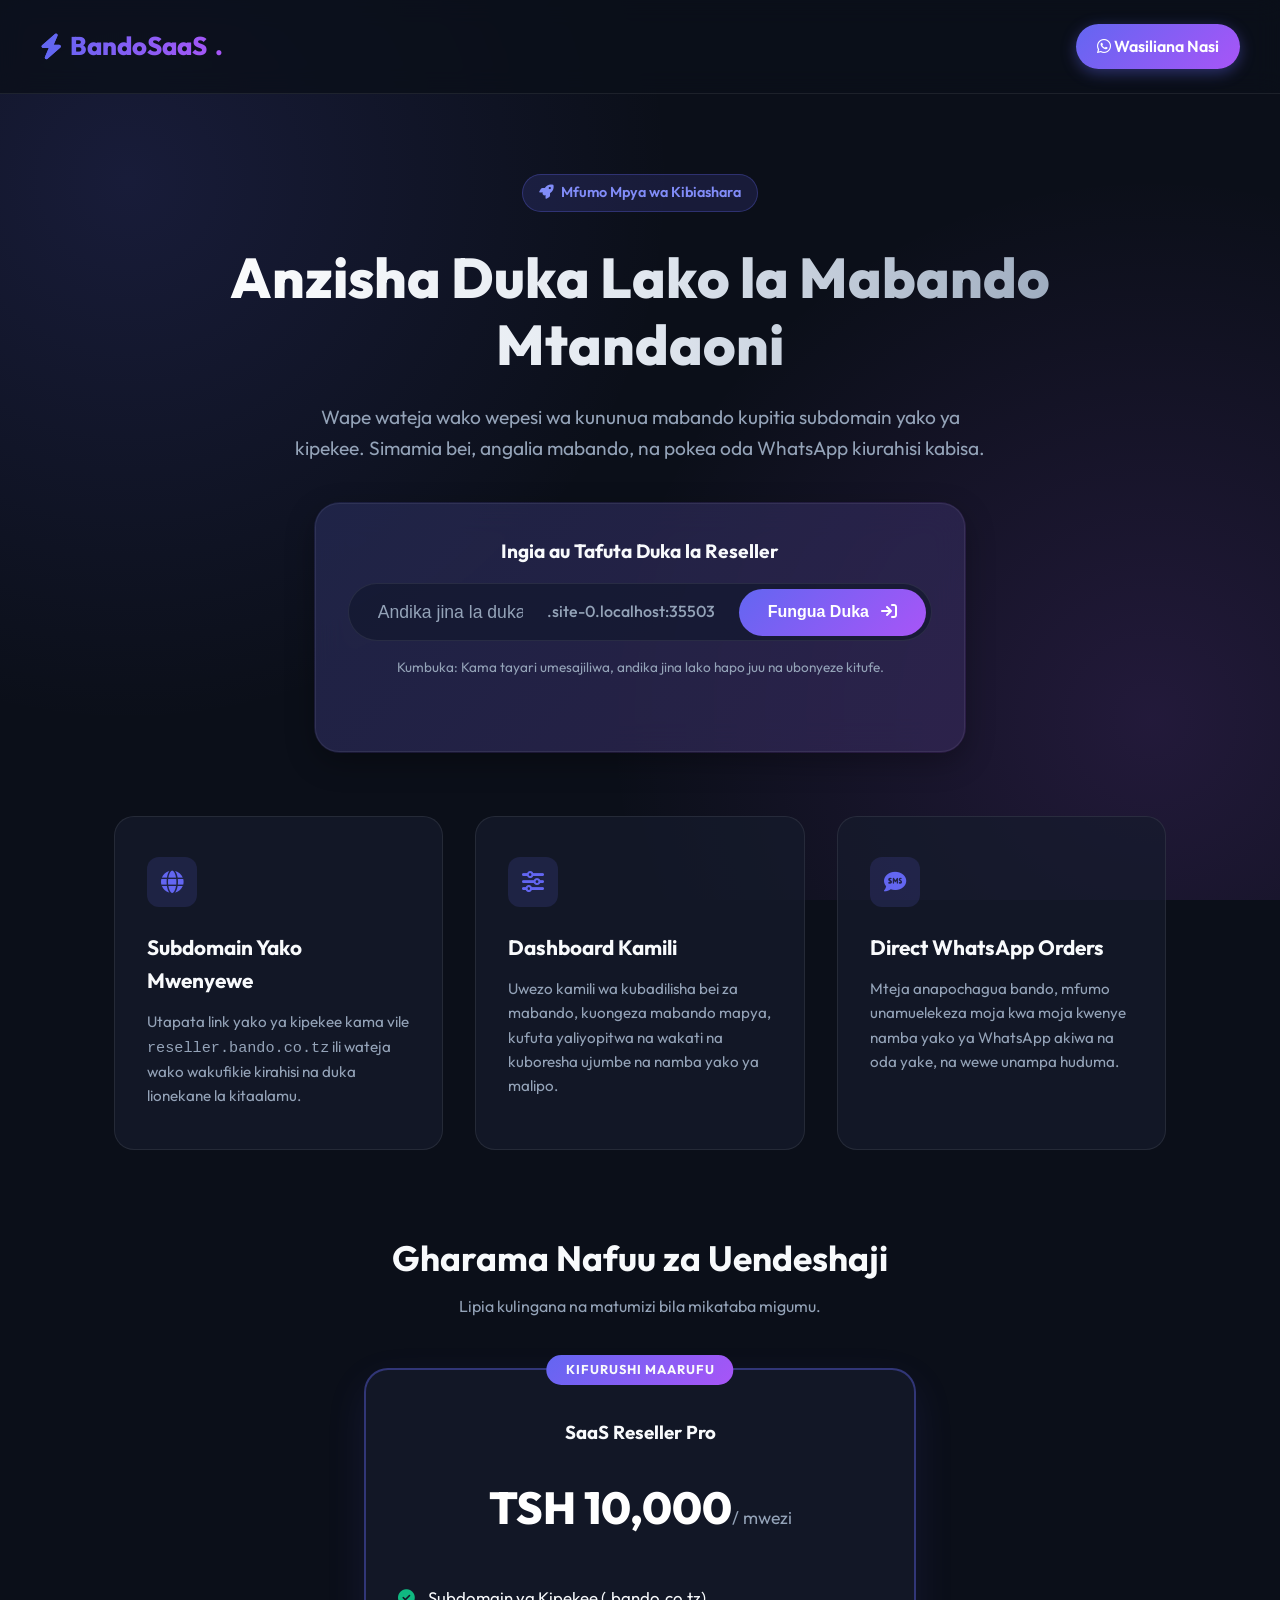
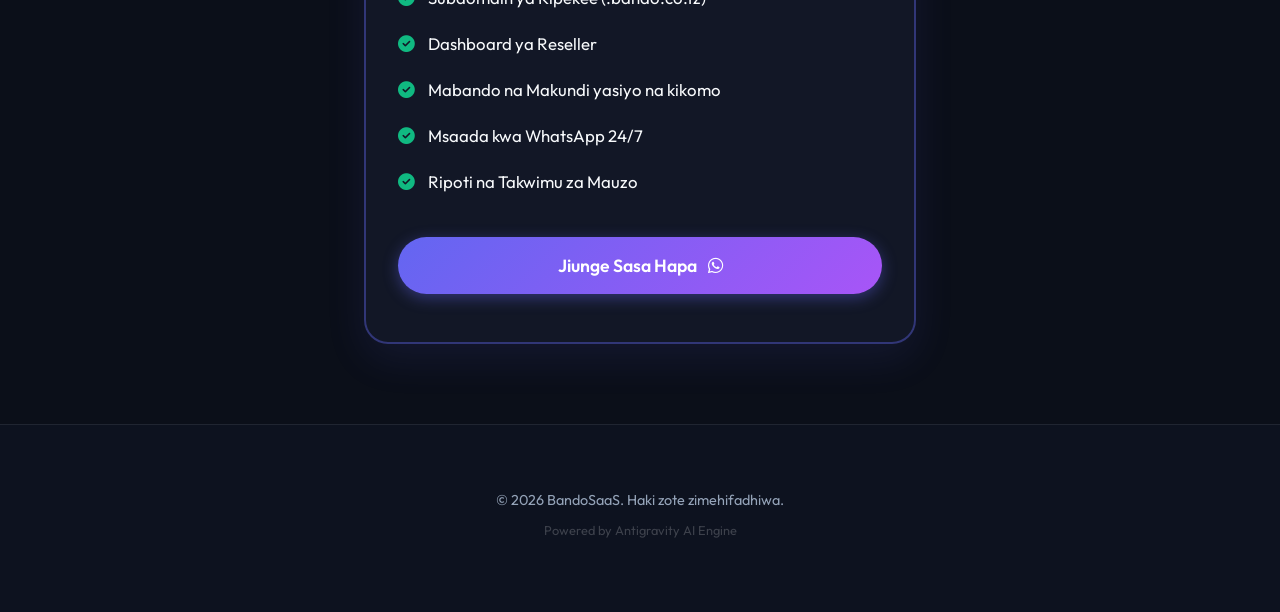
<file: bundles/templates/bundles/landing.html>
<!DOCTYPE html>
<html lang="sw">
<head>
    <meta charset="UTF-8">
    <meta name="viewport" content="width=device-width, initial-scale=1.0">
    <title>Bando SaaS - Anzisha Tovuti Yako ya Mabando ya Halotel</title>
    <meta name="description" content="Tengeneza website yako ya mabando ya Halotel na kuanza biashara ya kuuza mabando mtandaoni kwa sekunde chache na subdomain yako.">
    <link rel="stylesheet" href="https://cdnjs.cloudflare.com/ajax/libs/font-awesome/6.4.0/css/all.min.css">
    <link href="https://fonts.googleapis.com/css2?family=Outfit:wght@300;400;500;600;700;800&display=swap" rel="stylesheet">
    <style>
        :root {
            --bg-dark: #0b0f19;
            --bg-card: rgba(22, 28, 45, 0.7);
            --bg-card-hover: rgba(30, 41, 59, 0.8);
            --primary: #6366f1;
            --primary-glow: rgba(99, 102, 241, 0.4);
            --secondary: #a855f7;
            --text-main: #f8fafc;
            --text-muted: #94a3b8;
            --border-color: rgba(255, 255, 255, 0.08);
            --font-main: 'Outfit', sans-serif;
        }

        * {
            margin: 0;
            padding: 0;
            box-sizing: border-box;
        }

        body {
            font-family: var(--font-main);
            background-color: var(--bg-dark);
            color: var(--text-main);
            line-height: 1.6;
            overflow-x: hidden;
            background-image: 
                radial-gradient(circle at 10% 20%, rgba(99, 102, 241, 0.15) 0%, transparent 40%),
                radial-gradient(circle at 90% 80%, rgba(168, 85, 247, 0.15) 0%, transparent 40%);
            background-attachment: fixed;
        }

        header {
            width: 100%;
            padding: 1.5rem 2rem;
            backdrop-filter: blur(12px);
            border-bottom: 1px solid var(--border-color);
            position: sticky;
            top: 0;
            z-index: 100;
            background-color: rgba(11, 15, 25, 0.8);
        }

        .nav-container {
            max-width: 1200px;
            margin: 0 auto;
            display: flex;
            justify-content: space-between;
            align-items: center;
        }

        .logo {
            font-size: 1.6rem;
            font-weight: 800;
            color: var(--text-main);
            text-decoration: none;
            display: flex;
            align-items: center;
            gap: 0.5rem;
            background: linear-gradient(to right, #6366f1, #a855f7);
            -webkit-background-clip: text;
            -webkit-text-fill-color: transparent;
        }

        .logo i {
            -webkit-text-fill-color: var(--primary);
        }

        .nav-btn {
            background: linear-gradient(135deg, var(--primary), var(--secondary));
            color: white;
            padding: 0.6rem 1.3rem;
            border-radius: 9999px;
            font-weight: 600;
            text-decoration: none;
            transition: all 0.3s ease;
            box-shadow: 0 4px 15px var(--primary-glow);
            border: none;
            cursor: pointer;
        }

        .nav-btn:hover {
            transform: translateY(-2px);
            box-shadow: 0 8px 25px var(--primary-glow);
        }

        /* Hero Section */
        .hero {
            max-width: 1000px;
            margin: 5rem auto 4rem auto;
            text-align: center;
            padding: 0 1.5rem;
        }

        .hero-badge {
            background: rgba(99, 102, 241, 0.15);
            border: 1px solid rgba(99, 102, 241, 0.3);
            color: #818cf8;
            padding: 0.4rem 1rem;
            border-radius: 9999px;
            font-size: 0.9rem;
            font-weight: 600;
            display: inline-flex;
            align-items: center;
            gap: 0.5rem;
            margin-bottom: 2rem;
            animation: pulse 2s infinite;
        }

        @keyframes pulse {
            0% { transform: scale(1); }
            50% { transform: scale(1.03); }
            100% { transform: scale(1); }
        }

        .hero h1 {
            font-size: 3.5rem;
            font-weight: 800;
            line-height: 1.2;
            margin-bottom: 1.5rem;
            background: linear-gradient(to right, #ffffff, #e2e8f0, #94a3b8);
            -webkit-background-clip: text;
            -webkit-text-fill-color: transparent;
        }

        @media (max-width: 768px) {
            .hero h1 {
                font-size: 2.3rem;
            }
        }

        .hero p {
            color: var(--text-muted);
            font-size: 1.2rem;
            max-width: 700px;
            margin: 0 auto 2.5rem auto;
        }

        /* Subdomain Search Card */
        .search-card {
            background: var(--bg-card);
            border: 1px solid var(--border-color);
            padding: 2rem;
            border-radius: 24px;
            max-width: 650px;
            margin: 0 auto 3rem auto;
            backdrop-filter: blur(16px);
            box-shadow: 0 10px 30px rgba(0, 0, 0, 0.3);
            position: relative;
            z-index: 1;
        }

        .search-card::before {
            content: '';
            position: absolute;
            top: -2px; left: -2px; right: -2px; bottom: -2px;
            background: linear-gradient(135deg, var(--primary), var(--secondary));
            border-radius: 26px;
            z-index: -1;
            opacity: 0.15;
            pointer-events: none;
        }

        .search-card h3 {
            margin-bottom: 1rem;
            font-size: 1.2rem;
            color: var(--text-main);
        }

        .input-group {
            display: flex;
            background: rgba(15, 23, 42, 0.6);
            border: 1px solid var(--border-color);
            border-radius: 9999px;
            padding: 0.3rem;
            transition: all 0.3s ease;
        }

        .input-group:focus-within {
            border-color: var(--primary);
            box-shadow: 0 0 10px var(--primary-glow);
        }

        .input-group input {
            flex: 1;
            background: transparent;
            border: none;
            color: white;
            padding: 0.8rem 1.5rem;
            font-size: 1.1rem;
            outline: none;
            min-width: 0;
        }

        .input-group input::placeholder {
            color: var(--text-muted);
        }

        .input-group-addon {
            display: flex;
            align-items: center;
            padding-right: 1.5rem;
            color: var(--text-muted);
            font-weight: 500;
        }

        .search-btn {
            background: linear-gradient(135deg, var(--primary), var(--secondary));
            color: white;
            border: none;
            padding: 0.8rem 1.8rem;
            border-radius: 9999px;
            font-size: 1rem;
            font-weight: 600;
            cursor: pointer;
            transition: all 0.3s ease;
            position: relative;
            z-index: 5;
        }

        .search-btn:hover {
            opacity: 0.9;
        }

        @media (max-width: 600px) {
            .input-group {
                flex-direction: column;
                background: transparent;
                border: none;
                gap: 1rem;
            }
            .input-group input {
                background: rgba(15, 23, 42, 0.6);
                border: 1px solid var(--border-color);
                border-radius: 9999px;
            }
            .input-group-addon {
                display: none;
            }
            .search-btn {
                width: 100%;
            }
        }

        /* Features Section */
        .features-grid {
            max-width: 1100px;
            margin: 4rem auto;
            display: grid;
            grid-template-columns: repeat(auto-fit, minmax(300px, 1fr));
            gap: 2rem;
            padding: 0 1.5rem;
        }

        .feature-card {
            background: var(--bg-card);
            border: 1px solid var(--border-color);
            padding: 2.5rem 2rem;
            border-radius: 20px;
            text-align: left;
            transition: all 0.3s ease;
        }

        .feature-card:hover {
            background: var(--bg-card-hover);
            transform: translateY(-5px);
            border-color: rgba(99, 102, 241, 0.3);
        }

        .icon-box {
            width: 50px;
            height: 50px;
            border-radius: 12px;
            background: rgba(99, 102, 241, 0.15);
            display: flex;
            align-items: center;
            justify-content: center;
            margin-bottom: 1.5rem;
            font-size: 1.4rem;
            color: var(--primary);
        }

        .feature-card h3 {
            font-size: 1.3rem;
            margin-bottom: 0.8rem;
        }

        .feature-card p {
            color: var(--text-muted);
            font-size: 0.95rem;
        }

        /* Pricing Section */
        .pricing-section {
            max-width: 600px;
            margin: 5rem auto;
            padding: 0 1.5rem;
            text-align: center;
        }

        .pricing-title {
            margin-bottom: 3rem;
        }

        .pricing-title h2 {
            font-size: 2.2rem;
            margin-bottom: 0.5rem;
        }

        .pricing-title p {
            color: var(--text-muted);
        }

        .pricing-card {
            background: var(--bg-card);
            border: 2px solid rgba(99, 102, 241, 0.4);
            border-radius: 24px;
            padding: 3rem 2rem;
            position: relative;
            box-shadow: 0 15px 40px rgba(99, 102, 241, 0.1);
        }

        .popular-tag {
            position: absolute;
            top: -15px;
            left: 50%;
            transform: translateX(-50%);
            background: linear-gradient(135deg, var(--primary), var(--secondary));
            padding: 0.3rem 1.2rem;
            border-radius: 9999px;
            font-size: 0.8rem;
            font-weight: 700;
            text-transform: uppercase;
            letter-spacing: 1px;
        }

        .price {
            font-size: 2.8rem;
            font-weight: 800;
            margin: 1.5rem 0;
            color: white;
        }

        .price span {
            font-size: 1.1rem;
            color: var(--text-muted);
            font-weight: 400;
        }

        .pricing-features {
            list-style: none;
            margin: 2rem 0;
            text-align: left;
        }

        .pricing-features li {
            padding: 0.6rem 0;
            display: flex;
            align-items: center;
            gap: 0.8rem;
            color: var(--text-main);
            font-size: 1.05rem;
        }

        .pricing-features li i {
            color: #10b981;
        }

        /* Footer */
        footer {
            text-align: center;
            padding: 4rem 2rem;
            border-top: 1px solid var(--border-color);
            color: var(--text-muted);
            font-size: 0.9rem;
            background-color: rgba(15, 23, 42, 0.4);
        }

        footer p {
            margin-bottom: 0.5rem;
        }

        /* Toast warning styling */
        .toast {
            position: fixed;
            bottom: 2rem;
            right: 2rem;
            background-color: #ef4444;
            color: white;
            padding: 1rem 2rem;
            border-radius: 12px;
            font-weight: 600;
            box-shadow: 0 5px 15px rgba(239, 68, 68, 0.3);
            display: none;
            z-index: 1000;
        }
    </style>
</head>
<body>

    <!-- Header -->
    <header>
        <div class="nav-container">
            <a href="/" class="logo">
                <i class="fa-solid fa-bolt"></i> BandoSaaS <span style="color:var(--secondary);">.</span>
            </a>
            <a href="https://wa.me/255620123456?text=Habari! Nataka kujua jinsi ya kujiunga na mfumo wa mabando ya Halotel." target="_blank" class="nav-btn">
                <i class="fa-brands fa-whatsapp"></i> Wasiliana Nasi
            </a>
        </div>
    </header>

    <!-- Hero Section -->
    <section class="hero">
        <span class="hero-badge">
            <i class="fa-solid fa-rocket"></i> Mfumo Mpya wa Kibiashara
        </span>
        <h1>Anzisha Duka Lako la Mabando Mtandaoni</h1>
        <p>Wape wateja wako wepesi wa kununua mabando kupitia subdomain yako ya kipekee. Simamia bei, angalia mabando, na pokea oda WhatsApp kiurahisi kabisa.</p>

        <!-- Search / Subdomain Input -->
        <div class="search-card">
            <h3>Ingia au Tafuta Duka la Reseller</h3>
            <div class="input-group">
                <input type="text" id="subdomain-input" placeholder="Andika jina la duka (mfano: reseller)">
                <span class="input-group-addon" id="addon-host">.localhost:8000</span>
                <button class="search-btn" onclick="navigateToTenant()">
                    Fungua Duka <i class="fa-solid fa-arrow-right-to-bracket" style="margin-left: 0.5rem;"></i>
                </button>
            </div>
            <p style="margin-top: 1rem; font-size: 0.85rem; color: var(--text-muted);">
                Kumbuka: Kama tayari umesajiliwa, andika jina lako hapo juu na ubonyeze kitufe.
            </p>
        </div>
    </section>

    <!-- Features Section -->
    <section class="features-grid">
        <div class="feature-card">
            <div class="icon-box">
                <i class="fa-solid fa-globe"></i>
            </div>
            <h3>Subdomain Yako Mwenyewe</h3>
            <p>Utapata link yako ya kipekee kama vile <code>reseller.bando.co.tz</code> ili wateja wako wakufikie kirahisi na duka lionekane la kitaalamu.</p>
        </div>

        <div class="feature-card">
            <div class="icon-box">
                <i class="fa-solid fa-sliders"></i>
            </div>
            <h3>Dashboard Kamili</h3>
            <p>Uwezo kamili wa kubadilisha bei za mabando, kuongeza mabando mapya, kufuta yaliyopitwa na wakati na kuboresha ujumbe na namba yako ya malipo.</p>
        </div>

        <div class="feature-card">
            <div class="icon-box">
                <i class="fa-solid fa-comment-sms"></i>
            </div>
            <h3>Direct WhatsApp Orders</h3>
            <p>Mteja anapochagua bando, mfumo unamuelekeza moja kwa moja kwenye namba yako ya WhatsApp akiwa na oda yake, na wewe unampa huduma.</p>
        </div>
    </section>

    <!-- Pricing Section -->
    <section class="pricing-section">
        <div class="pricing-title">
            <h2>Gharama Nafuu za Uendeshaji</h2>
            <p>Lipia kulingana na matumizi bila mikataba migumu.</p>
        </div>

        <div class="pricing-card">
            <span class="popular-tag">Kifurushi Maarufu</span>
            <h3>SaaS Reseller Pro</h3>
            <div class="price">TSH 10,000<span>/ mwezi</span></div>
            <ul class="pricing-features">
                <li><i class="fa-solid fa-circle-check"></i> Subdomain ya Kipekee (.bando.co.tz)</li>
                <li><i class="fa-solid fa-circle-check"></i> Dashboard ya Reseller</li>
                <li><i class="fa-solid fa-circle-check"></i> Mabando na Makundi yasiyo na kikomo</li>
                <li><i class="fa-solid fa-circle-check"></i> Msaada kwa WhatsApp 24/7</li>
                <li><i class="fa-solid fa-circle-check"></i> Ripoti na Takwimu za Mauzo</li>
            </ul>
            <a href="https://wa.me/255620123456?text=Habari! Nataka kujisajili kwenye kifurushi cha SaaS Reseller Pro TSH 10,000." target="_blank" class="nav-btn" style="display: block; font-size: 1.1rem; padding: 0.9rem;">
                Jiunge Sasa Hapa <i class="fa-brands fa-whatsapp" style="margin-left: 0.5rem;"></i>
            </a>
        </div>
    </section>

    <!-- Footer -->
    <footer>
        <p>&copy; 2026 BandoSaaS. Haki zote zimehifadhiwa.</p>
        <p style="font-size: 0.8rem; color: rgba(255,255,255,0.2);">Powered by Antigravity AI Engine</p>
    </footer>

    <!-- Toast Notification -->
    <div class="toast" id="warning-toast">Andika jina la duka kwanza!</div>

    <script>
        // Update host label dynamically in the input addon based on current hostname
        document.addEventListener("DOMContentLoaded", function() {
            let host = window.location.host;
            if (host.startsWith("127.0.0.1")) {
                host = host.replace("127.0.0.1", "localhost");
            }
            document.getElementById("addon-host").innerText = "." + host;
        });

        function navigateToTenant() {
            const inputVal = document.getElementById("subdomain-input").value.trim().toLowerCase();
            const toast = document.getElementById("warning-toast");
            
            if (!inputVal) {
                toast.style.display = "block";
                setTimeout(() => {
                    toast.style.display = "none";
                }, 3000);
                return;
            }

            // Remove any special characters to keep slug safe
            const cleanSlug = inputVal.replace(/[^a-z0-9-]/g, '');
            
            if (!cleanSlug) {
                toast.innerText = "Jina lina herufi zisizokubalika!";
                toast.style.display = "block";
                setTimeout(() => {
                    toast.style.display = "none";
                    toast.innerText = "Andika jina la duka kwanza!";
                }, 3000);
                return;
            }

            // Redirect to tenant subdomain
            const protocol = window.location.protocol;
            let host = window.location.host; // e.g. "localhost:8000" or "bando.co.tz"
            
            // If running locally on IP (127.0.0.1), replace it with localhost
            // because IP addresses do not support DNS subdomains (e.g. reseller.127.0.0.1 is invalid)
            if (host.startsWith("127.0.0.1")) {
                host = host.replace("127.0.0.1", "localhost");
            }
            
            window.location.href = `${protocol}//${cleanSlug}.${host}/`;
        }
    </script>
</body>
</html>
</file>
